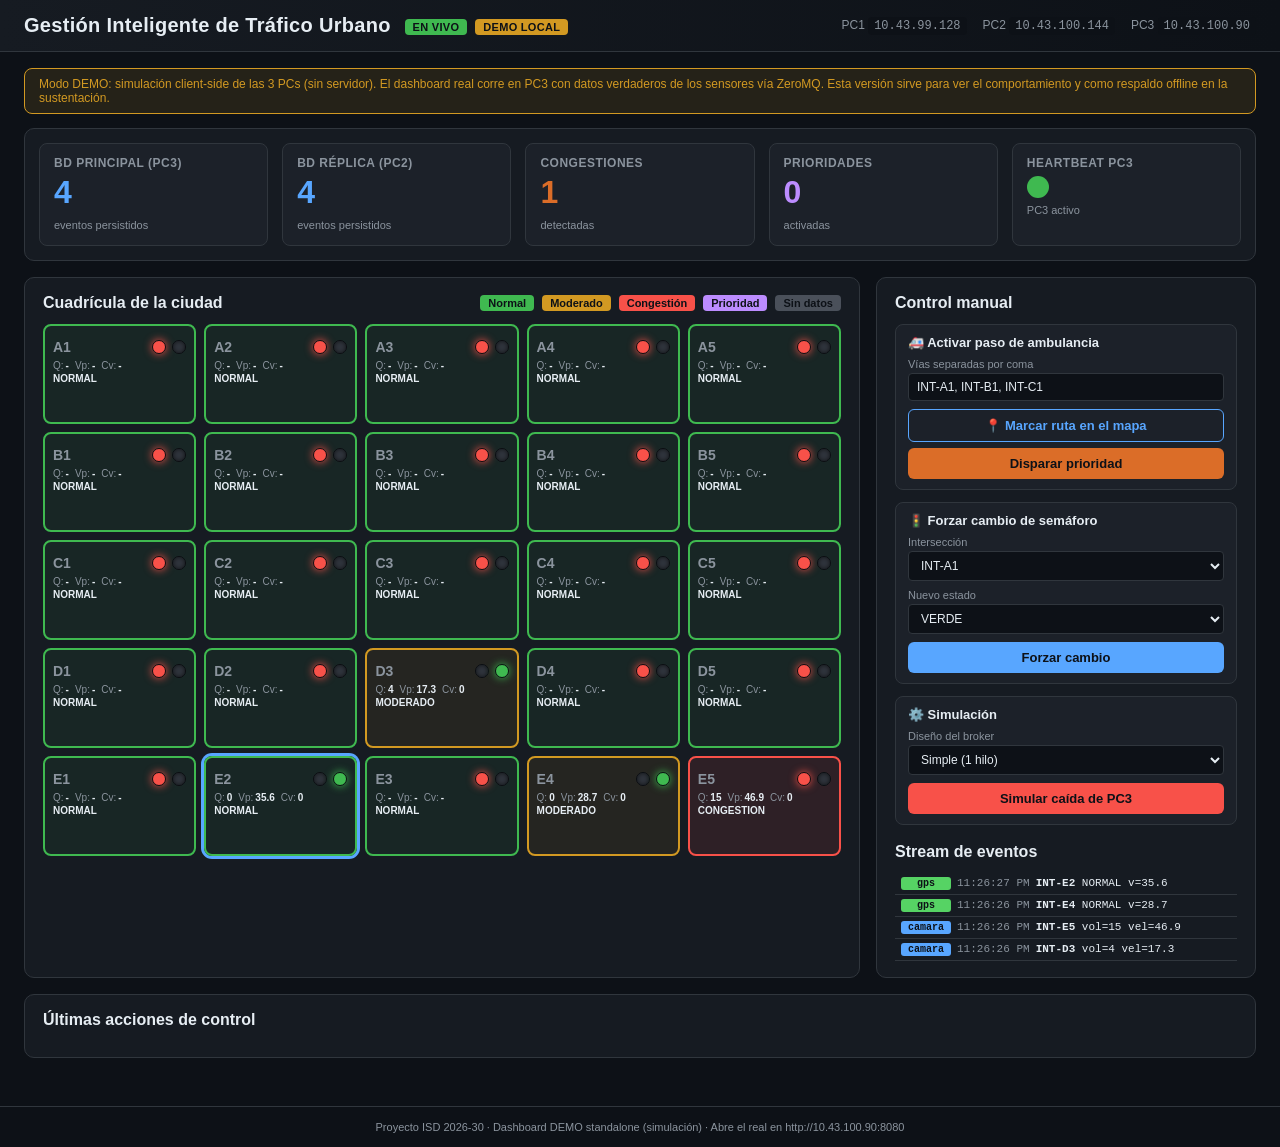
<file: Proyecto Entrega Final SD/dashboard_demo.html>
<!DOCTYPE html>
<html lang="es">
<head>
<meta charset="UTF-8" />
<meta name="viewport" content="width=device-width, initial-scale=1.0" />
<title>Tráfico Urbano — Dashboard (DEMO standalone)</title>
<style>
:root{
  --bg:#0d1117; --bg-panel:#161b22; --bg-panel2:#1c2129; --border:#30363d;
  --fg:#e6edf3; --fg-mute:#8b949e; --accent:#58a6ff; --green:#3fb950;
  --yellow:#d29922; --orange:#db6d28; --red:#f85149; --purple:#bc8cff; --grey:#4a505a;
}
*{box-sizing:border-box;}
html,body{margin:0;padding:0;font-family:-apple-system,"Segoe UI",Inter,sans-serif;background:var(--bg);color:var(--fg);min-height:100vh;}
header{display:flex;align-items:center;justify-content:space-between;padding:14px 24px;background:linear-gradient(90deg,#161b22,#0d1117);border-bottom:1px solid var(--border);position:sticky;top:0;z-index:100;}
header h1{margin:0;font-size:20px;letter-spacing:.3px;}
.tag{background:var(--green);color:#0d1117;font-size:11px;padding:2px 8px;border-radius:4px;margin-left:8px;vertical-align:middle;text-transform:uppercase;font-weight:600;}
.tag.demo{background:var(--yellow);}
.ips{display:flex;gap:16px;font-size:12px;color:var(--fg-mute);}
.ips code{background:#0d1117;padding:2px 6px;border-radius:4px;}
main{padding:16px 24px 32px;max-width:1500px;margin:0 auto;}
.panel{background:var(--bg-panel);border:1px solid var(--border);border-radius:10px;padding:16px 18px;margin-bottom:16px;}
.panel h2{margin:0 0 12px;font-size:16px;display:flex;align-items:center;gap:10px;}
.metricas{display:grid;grid-template-columns:repeat(5,1fr);gap:14px;padding:14px;}
.metrica{background:var(--bg-panel2);border-radius:8px;padding:12px 14px;border:1px solid var(--border);}
.metrica h3{margin:0;font-size:12px;color:var(--fg-mute);text-transform:uppercase;letter-spacing:.5px;font-weight:600;}
.metrica .num{font-size:32px;font-weight:700;color:var(--accent);margin:4px 0;font-variant-numeric:tabular-nums;}
.metrica .num.warn{color:var(--orange);}
.metrica .num.prio{color:var(--purple);}
.metrica small{color:var(--fg-mute);font-size:11px;}
.heartbeat{display:flex;flex-direction:column;align-items:flex-start;}
.hb-led{width:22px;height:22px;border-radius:50%;background:var(--grey);margin:6px 0;transition:background .3s ease;}
.hb-led.on{background:var(--green);animation:pulse 2s infinite;}
.hb-led.off{background:var(--red);animation:none;}
@keyframes pulse{0%{box-shadow:0 0 0 0 rgba(63,185,80,.6);}70%{box-shadow:0 0 0 10px rgba(63,185,80,0);}100%{box-shadow:0 0 0 0 rgba(63,185,80,0);}}
.grid-content{display:grid;grid-template-columns:1fr 380px;gap:16px;}
.mapa h2 .leyenda{display:flex;gap:8px;font-size:11px;margin-left:auto;font-weight:400;}
.leyenda>span{padding:2px 8px;border-radius:4px;font-weight:600;color:#0d1117;}
.lg-normal{background:var(--green);}.lg-mod{background:var(--yellow);}.lg-cong{background:var(--red);}.lg-prio{background:var(--purple);}.lg-unk{background:var(--grey);color:var(--fg);}
.ciudad{display:flex;flex-direction:column;gap:8px;}
.fila-grid{display:grid;grid-template-columns:repeat(5,1fr);gap:8px;}
.interseccion{background:var(--bg-panel2);border:2px solid var(--grey);border-radius:8px;padding:8px;min-height:100px;position:relative;transition:border-color .4s,background .4s,box-shadow .4s;}
.interseccion .codigo{font-size:14px;font-weight:700;color:var(--fg-mute);}
.interseccion .semaforo{display:flex;gap:6px;margin:6px 0;}
.luz{width:14px;height:14px;border-radius:50%;background:#2f343c;border:1.5px solid #0a0d11;box-shadow:inset 0 0 4px rgba(0,0,0,.6);}
.semaforo.verde .luz.verde{background:var(--green);box-shadow:0 0 8px var(--green);}
.semaforo.rojo .luz.roja{background:var(--red);box-shadow:0 0 8px var(--red);}
.metricas-int{display:flex;gap:6px;flex-wrap:wrap;font-size:10px;color:var(--fg-mute);}
.metricas-int .kv b{color:var(--fg);margin-left:2px;}
.estado-label{font-size:10px;font-weight:600;margin-top:2px;}
.interseccion[data-estado="NORMAL"]{border-color:var(--green);background:rgba(63,185,80,.07);}
.interseccion[data-estado="MODERADO"]{border-color:var(--yellow);background:rgba(210,153,34,.08);}
.interseccion[data-estado="CONGESTION"]{border-color:var(--red);background:rgba(248,81,73,.10);animation:blink 1.4s infinite;}
.interseccion[data-estado="PRIORIDAD"]{border-color:var(--purple);background:rgba(188,140,255,.13);box-shadow:0 0 14px rgba(188,140,255,.6);}
.interseccion[data-estado="ROJO_MANUAL"]{border-color:var(--red);background:rgba(248,81,73,.10);}
@keyframes blink{0%,100%{box-shadow:0 0 0 rgba(248,81,73,0);}50%{box-shadow:0 0 14px rgba(248,81,73,.6);}}
.interseccion.flash{box-shadow:0 0 0 3px var(--accent);}
.ciudad.modo-ruta .interseccion{cursor:crosshair;}
.ciudad.modo-ruta .interseccion:hover{outline:2px dashed var(--accent);outline-offset:-2px;}
.interseccion.ruta{outline:3px solid var(--purple);outline-offset:-3px;}
.interseccion.ruta-origen{outline:3px solid var(--accent);outline-offset:-3px;}
.interseccion .ruta-orden{position:absolute;top:4px;right:6px;font-size:11px;font-weight:700;color:var(--purple);background:rgba(13,17,23,.85);border-radius:3px;padding:0 4px;}
.interseccion.ruta-origen .ruta-orden{color:var(--accent);}
.modo-ruta-activo{background:var(--purple)!important;color:#0d1117!important;}
.ruta-hint{font-size:11px;color:var(--fg-mute);margin:4px 0 8px;line-height:1.4;}
.sidebar h2{margin-top:18px;}.sidebar h2:first-child{margin-top:0;}
.control-block{background:var(--bg-panel2);border:1px solid var(--border);border-radius:8px;padding:10px 12px;margin-bottom:12px;}
.control-block h3{margin:0 0 8px;font-size:13px;font-weight:600;}
.control-block label{display:block;font-size:11px;color:var(--fg-mute);margin-bottom:8px;}
.control-block input,.control-block select{width:100%;padding:6px 8px;background:var(--bg);border:1px solid var(--border);border-radius:4px;color:var(--fg);font-size:12px;margin-top:3px;font-family:inherit;}
.btn{display:inline-block;width:100%;padding:8px 12px;background:var(--accent);color:#0d1117;border:none;border-radius:6px;font-weight:600;cursor:pointer;font-size:13px;transition:filter .15s;}
.btn:hover{filter:brightness(1.15);}
.btn.warn{background:var(--orange);}
.btn.danger{background:var(--red);}
.btn.ghost{background:transparent;color:var(--accent);border:1px solid var(--accent);}
.stream{list-style:none;padding:0;margin:0;max-height:320px;overflow-y:auto;font-family:"SF Mono",Menlo,monospace;font-size:11px;}
.stream li{padding:4px 6px;border-bottom:1px solid var(--border);display:flex;gap:6px;white-space:nowrap;overflow:hidden;text-overflow:ellipsis;}
.stream li .topic{display:inline-block;padding:1px 6px;border-radius:3px;font-size:10px;font-weight:700;color:#0d1117;min-width:50px;text-align:center;}
.stream li.t-camara .topic{background:#58a6ff;}
.stream li.t-espira_inductiva .topic{background:#d2a8ff;}
.stream li.t-gps .topic{background:#56d364;}
.stream li .ts{color:var(--fg-mute);}
.log-list{list-style:none;padding:0;margin:0;font-family:"SF Mono",Menlo,monospace;font-size:12px;}
.log-list li{padding:6px 10px;border-bottom:1px solid var(--border);display:flex;gap:12px;}
.log-list li.fail{color:var(--red);}.log-list li.ok{color:var(--green);}
footer{text-align:center;font-size:11px;color:var(--fg-mute);padding:14px;border-top:1px solid var(--border);}
.demo-banner{background:rgba(210,153,34,.12);border:1px solid var(--yellow);color:var(--yellow);font-size:12px;padding:8px 14px;border-radius:8px;margin-bottom:14px;}
@media (max-width:1100px){.grid-content{grid-template-columns:1fr;}.metricas{grid-template-columns:repeat(3,1fr);}}
</style>
</head>
<body>
<header>
  <h1>Gestión Inteligente de Tráfico Urbano <span class="tag">en vivo</span><span class="tag demo">demo local</span></h1>
  <div class="ips">
    <span>PC1 <code>10.43.99.128</code></span>
    <span>PC2 <code>10.43.100.144</code></span>
    <span>PC3 <code>10.43.100.90</code></span>
  </div>
</header>

<main>
  <div class="demo-banner">
    Modo DEMO: simulación client-side de las 3 PCs (sin servidor). El dashboard real corre en PC3 con datos verdaderos de los sensores vía ZeroMQ. Esta versión sirve para ver el comportamiento y como respaldo offline en la sustentación.
  </div>

  <section class="panel metricas">
    <div class="metrica"><h3>BD Principal (PC3)</h3><div class="num" id="m-principal">0</div><small>eventos persistidos</small></div>
    <div class="metrica"><h3>BD Réplica (PC2)</h3><div class="num" id="m-replica">0</div><small>eventos persistidos</small></div>
    <div class="metrica"><h3>Congestiones</h3><div class="num warn" id="m-congestiones">0</div><small>detectadas</small></div>
    <div class="metrica"><h3>Prioridades</h3><div class="num prio" id="m-prioridades">0</div><small>activadas</small></div>
    <div class="metrica heartbeat"><h3>Heartbeat PC3</h3><div class="hb-led on" id="hb-led"></div><small id="hb-text">PC3 activo</small></div>
  </section>

  <div class="grid-content">
    <section class="panel mapa">
      <h2>Cuadrícula de la ciudad
        <span class="leyenda">
          <span class="lg-normal">Normal</span>
          <span class="lg-mod">Moderado</span>
          <span class="lg-cong">Congestión</span>
          <span class="lg-prio">Prioridad</span>
          <span class="lg-unk">Sin datos</span>
        </span>
      </h2>
      <div class="ciudad" id="ciudad"></div>
    </section>

    <aside class="panel sidebar">
      <h2>Control manual</h2>
      <div class="control-block">
        <h3>🚑 Activar paso de ambulancia</h3>
        <label>Vías separadas por coma
          <input type="text" id="amb-vias" value="INT-A1, INT-B1, INT-C1">
        </label>
        <button id="btn-mapa" class="btn ghost" style="margin-bottom:6px;">📍 Marcar ruta en el mapa</button>
        <div class="ruta-hint" id="ruta-hint" style="display:none;">
          Haz clic en la <b>intersección de inicio</b> y luego en la <b>de fin</b>. La ruta debe ser en línea recta (misma fila o misma columna).
        </div>
        <button id="btn-limpiar-ruta" class="btn ghost" style="margin-bottom:6px;display:none;">Limpiar ruta</button>
        <button id="btn-amb" class="btn warn">Disparar prioridad</button>
      </div>
      <div class="control-block">
        <h3>🚦 Forzar cambio de semáforo</h3>
        <label>Intersección<select id="fz-int"></select></label>
        <label>Nuevo estado
          <select id="fz-estado"><option value="VERDE">VERDE</option><option value="ROJO">ROJO</option></select>
        </label>
        <button id="btn-fz" class="btn">Forzar cambio</button>
      </div>
      <div class="control-block">
        <h3>⚙️ Simulación</h3>
        <label>Diseño del broker
          <select id="modo-broker"><option value="simple">Simple (1 hilo)</option><option value="multihilo">Multihilo</option></select>
        </label>
        <button id="btn-falla" class="btn danger">Simular caída de PC3</button>
      </div>
      <h2>Stream de eventos</h2>
      <ul id="stream" class="stream"></ul>
    </aside>
  </div>

  <section class="panel acciones">
    <h2>Últimas acciones de control</h2>
    <ul id="acciones-log" class="log-list"></ul>
  </section>
</main>

<footer>Proyecto ISD 2026-30 · Dashboard DEMO standalone (simulación) · Abre el real en http://10.43.100.90:8080</footer>

<script>
(function(){
  "use strict";
  const FILAS=['A','B','C','D','E'], COLS=[1,2,3,4,5];
  const REGLAS={normal:{Q:5,Vp:35,Cv:10},cong:{Q:10,Vp:15,Cv:20}};
  const ciudad=document.getElementById('ciudad');
  const stream=document.getElementById('stream');
  const accLog=document.getElementById('acciones-log');
  const fzInt=document.getElementById('fz-int');
  const cells={}, datos={};
  let nPrincipal=0,nReplica=0,nCong=0,nPrio=0;
  let pc3Activo=true, prioridadHasta={};

  function clasificar(d){
    if(d.Q>=REGLAS.cong.Q||d.Vp<REGLAS.cong.Vp||d.Cv>=REGLAS.cong.Cv) return 'CONGESTION';
    if(d.Q<REGLAS.normal.Q&&d.Vp>REGLAS.normal.Vp&&d.Cv<REGLAS.normal.Cv) return 'NORMAL';
    return 'MODERADO';
  }
  // Construir cuadrícula
  for(const f of FILAS){
    const fila=document.createElement('div'); fila.className='fila-grid';
    for(const c of COLS){
      const id=`INT-${f}${c}`;
      datos[id]={Q:0,Vp:50,Cv:0,estado:'NORMAL',verde:false};
      const opt=document.createElement('option'); opt.value=id; opt.textContent=id; fzInt.appendChild(opt);
      const cel=document.createElement('div'); cel.className='interseccion'; cel.id=id; cel.dataset.estado='NORMAL';
      cel.innerHTML=`<div style="display:flex;justify-content:space-between;align-items:center;">
        <span class="codigo">${f}${c}</span>
        <span class="semaforo rojo"><span class="luz roja"></span><span class="luz verde"></span></span></div>
        <div class="metricas-int"><span class="kv">Q:<b class="q">-</b></span><span class="kv">Vp:<b class="vp">-</b></span><span class="kv">Cv:<b class="cv">-</b></span></div>
        <div class="estado-label">NORMAL</div>`;
      fila.appendChild(cel); cells[id]=cel;
    }
    ciudad.appendChild(fila);
  }
  const TODAS=Object.keys(datos);

  function fmt(v){return Number.isInteger(v)?v:(+v).toFixed(1);}
  function setMetric(id,v){document.getElementById(id).textContent=v.toLocaleString();}

  function renderCelda(id){
    const d=datos[id], cel=cells[id];
    cel.dataset.estado=d.estado;
    cel.querySelector('.q').textContent=fmt(d.Q);
    cel.querySelector('.vp').textContent=fmt(d.Vp);
    cel.querySelector('.cv').textContent=fmt(d.Cv);
    cel.querySelector('.estado-label').textContent=d.estado;
    const sem=cel.querySelector('.semaforo');
    const verde=(d.estado!=='CONGESTION' && d.estado!=='ROJO_MANUAL');
    sem.className='semaforo '+(verde?'verde':'rojo');
  }

  function addStream(topic,id,det){
    const li=document.createElement('li'); li.className='t-'+topic;
    li.innerHTML=`<span class="topic">${topic}</span><span class="ts">${new Date().toLocaleTimeString()}</span><span><b>${id}</b> ${det}</span>`;
    stream.prepend(li); while(stream.children.length>30) stream.lastChild.remove();
  }

  // Bucle de sensores: cada tick, un sensor aleatorio publica
  function tickSensor(){
    const id=TODAS[Math.floor(Math.random()*TODAS.length)];
    const d=datos[id];
    const tipo=['camara','espira_inductiva','gps'][Math.floor(Math.random()*3)];
    if(tipo==='camara'){ d.Q=Math.floor(Math.random()*25); d.Vp=+(10+Math.random()*40).toFixed(1); addStream(tipo,id,`vol=${d.Q} vel=${d.Vp}`);}
    else if(tipo==='espira_inductiva'){ d.Cv=Math.floor(Math.random()*22); addStream(tipo,id,`cnt=${d.Cv}`);}
    else { d.Vp=+(8+Math.random()*42).toFixed(1); const niv=d.Vp<10?'ALTA':(d.Vp>40?'BAJA':'NORMAL'); addStream(tipo,id,`${niv} v=${d.Vp}`);}
    // ¿prioridad activa?
    if(prioridadHasta[id]&&Date.now()<prioridadHasta[id]) d.estado='PRIORIDAD';
    else d.estado=clasificar(d);
    if(d.estado==='CONGESTION') nCong++;
    renderCelda(id);
    // contadores BD (la réplica siempre; la principal solo si PC3 vivo)
    nReplica++; if(pc3Activo) nPrincipal++;
    setMetric('m-replica',nReplica);
    setMetric('m-principal',nPrincipal);
    setMetric('m-congestiones',nCong);
    // flash
    cells[id].classList.add('flash'); setTimeout(()=>cells[id].classList.remove('flash'),200);
  }

  function logAccion(txt,ok){
    const li=document.createElement('li'); li.className=ok?'ok':'fail';
    li.innerHTML=`<span>${new Date().toLocaleTimeString()}</span><span>${txt}</span>`;
    accLog.prepend(li); while(accLog.children.length>12) accLog.lastChild.remove();
  }

  // ── Selección de ruta en el mapa (línea recta) ──────────────
  let modoRuta=false, rutaSel=[];
  const idx=id=>{const m=id.match(/INT-([A-E])(\d)/);return{f:m[1].charCodeAt(0)-65,c:+m[2]-1};};
  const mkId=(f,c)=>`INT-${String.fromCharCode(65+f)}${c+1}`;

  function limpiarRuta(){
    rutaSel.forEach(id=>{
      const cel=cells[id];
      cel.classList.remove('ruta','ruta-origen');
      const o=cel.querySelector('.ruta-orden'); if(o) o.remove();
    });
    rutaSel=[];
  }
  function pintarRuta(){
    limpiarRutaClases();
    rutaSel.forEach((id,i)=>{
      const cel=cells[id];
      cel.classList.add(i===0?'ruta-origen':'ruta');
      let o=cel.querySelector('.ruta-orden');
      if(!o){o=document.createElement('span');o.className='ruta-orden';cel.appendChild(o);}
      o.textContent=i+1;
    });
    document.getElementById('amb-vias').value=rutaSel.join(', ');
  }
  function limpiarRutaClases(){
    Object.values(cells).forEach(cel=>{
      cel.classList.remove('ruta','ruta-origen');
      const o=cel.querySelector('.ruta-orden'); if(o) o.remove();
    });
  }
  function construirLinea(a,b){
    const A=idx(a),B=idx(b);
    if(A.f===B.f){ // misma fila → horizontal
      const lo=Math.min(A.c,B.c),hi=Math.max(A.c,B.c),paso=(A.c<=B.c)?1:-1;
      const arr=[]; for(let c=A.c;c!==B.c+paso;c+=paso) arr.push(mkId(A.f,c)); return arr;
    }
    if(A.c===B.c){ // misma columna → vertical
      const paso=(A.f<=B.f)?1:-1;
      const arr=[]; for(let f=A.f;f!==B.f+paso;f+=paso) arr.push(mkId(f,A.c)); return arr;
    }
    return null; // no colineal
  }
  function clickCelda(id){
    if(!modoRuta) return;
    if(rutaSel.length===0){ rutaSel=[id]; pintarRuta(); return; }
    if(rutaSel.length>=1){
      const origen=rutaSel[0];
      if(id===origen){ limpiarRuta(); limpiarRutaClases(); return; } // deseleccionar
      const linea=construirLinea(origen,id);
      if(!linea){
        logAccion('✋ Ruta inválida: debe ser en línea recta (misma fila o columna)',false);
        return;
      }
      rutaSel=linea; pintarRuta();
    }
  }
  Object.entries(cells).forEach(([id,cel])=>cel.addEventListener('click',()=>clickCelda(id)));

  document.getElementById('btn-mapa').addEventListener('click',(e)=>{
    modoRuta=!modoRuta;
    ciudad.classList.toggle('modo-ruta',modoRuta);
    e.target.classList.toggle('modo-ruta-activo',modoRuta);
    e.target.textContent=modoRuta?'✓ Modo mapa activo (clic inicio → fin)':'📍 Marcar ruta en el mapa';
    document.getElementById('ruta-hint').style.display=modoRuta?'block':'none';
    document.getElementById('btn-limpiar-ruta').style.display=modoRuta?'block':'none';
    if(!modoRuta){limpiarRuta();limpiarRutaClases();}
  });
  document.getElementById('btn-limpiar-ruta').addEventListener('click',()=>{limpiarRuta();limpiarRutaClases();document.getElementById('amb-vias').value='';});

  // Ambulancia
  document.getElementById('btn-amb').addEventListener('click',()=>{
    const vias=document.getElementById('amb-vias').value.split(',').map(s=>s.trim()).filter(Boolean);
    if(!vias.length){alert('Indica al menos una vía o márcala en el mapa');return;}
    const t0=performance.now();
    let okCount=0;
    vias.forEach(v=>{ if(datos[v]){ prioridadHasta[v]=Date.now()+60000; datos[v].estado='PRIORIDAD'; renderCelda(v); okCount++; }});
    nPrio++; setMetric('m-prioridades',nPrio);
    const dt=(performance.now()-t0).toFixed(2);
    logAccion(`🚑 PRIORIDAD (ola verde) en ${vias.join(' → ')} (${okCount} vías, ${dt} ms)`,okCount>0);
  });

  // Forzar semáforo
  document.getElementById('btn-fz').addEventListener('click',()=>{
    const id=fzInt.value, est=document.getElementById('fz-estado').value;
    if(datos[id]){ datos[id].estado=(est==='ROJO')?'ROJO_MANUAL':'PRIORIDAD'; renderCelda(id); logAccion(`🚦 ${id} → ${est}`,true);}
  });

  // Falla de PC3
  let fallaTimer=null;
  document.getElementById('btn-falla').addEventListener('click',(e)=>{
    if(pc3Activo){
      pc3Activo=false;
      document.getElementById('hb-led').className='hb-led off';
      document.getElementById('hb-text').textContent='PC3 NO responde';
      logAccion('⚠️ PC3 caído — analítica usa réplica en PC2',false);
      e.target.textContent='Recuperar PC3';
      e.target.classList.remove('danger'); e.target.style.background='var(--green)';
    } else {
      pc3Activo=true;
      document.getElementById('hb-led').className='hb-led on';
      document.getElementById('hb-text').textContent='PC3 activo';
      logAccion('✅ PC3 recuperado — reanuda envío a BD principal',true);
      e.target.textContent='Simular caída de PC3';
      e.target.classList.add('danger'); e.target.style.background='';
    }
  });

  // Velocidad según diseño del broker (multihilo = más throughput)
  let intervalo=null;
  function arrancar(){
    if(intervalo) clearInterval(intervalo);
    const modo=document.getElementById('modo-broker').value;
    const periodo=(modo==='multihilo')?180:300;
    intervalo=setInterval(tickSensor,periodo);
  }
  document.getElementById('modo-broker').addEventListener('change',arrancar);
  arrancar();
})();
</script>
</body>
</html>
</file>
